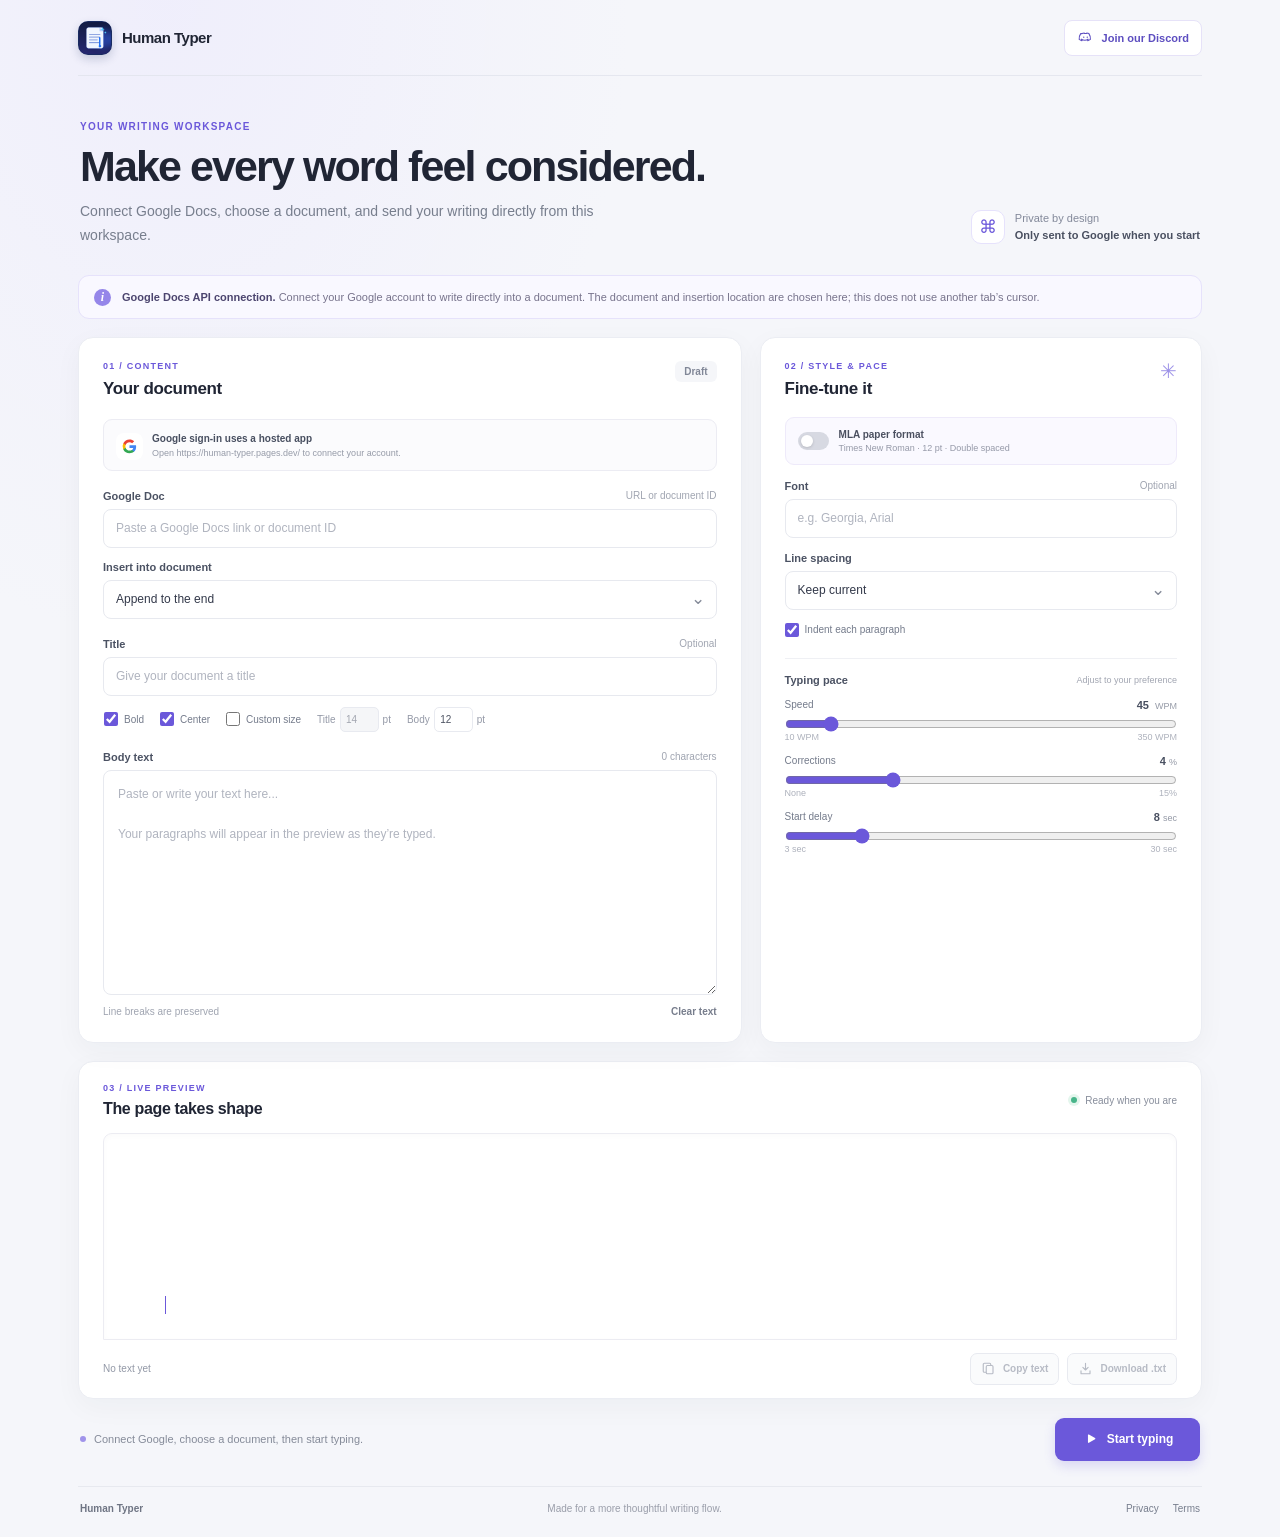
<file: index.html>
<!doctype html>
<html lang="en">
  <head>
    <meta charset="utf-8">
    <meta name="viewport" content="width=device-width, initial-scale=1">
    <meta name="theme-color" content="#f5f6fa">
    <meta name="description" content="Connect Google Docs and insert your writing directly into the document from a browser-based workspace.">
    <title>Human Typer — Writing workspace</title>
    <link rel="icon" type="image/png" href="HumanTyperIcon.png">
    <link rel="stylesheet" href="styles.css">
    <script src="https://accounts.google.com/gsi/client" async defer></script>
    <script src="app.js" defer></script>
  </head>
  <body>
    <div class="app-shell">
      <header class="topbar">
        <a class="brand" href="./" aria-label="Human Typer home">
          <span class="brand-mark" aria-hidden="true">
            <img src="HumanTyperIcon.png" alt="">
          </span>
          <span>Human Typer</span>
        </a>
        <a class="discord-link" href="https://discord.gg/YP2UZNAf6" target="_blank" rel="noopener noreferrer">
          <svg viewBox="0 0 24 24" fill="none" aria-hidden="true"><path d="M7.2 6.5a14.2 14.2 0 0 1 3-.9l.4.8a13 13 0 0 1 2.8 0l.4-.8a14.2 14.2 0 0 1 3 .9c1.9 2.8 2.4 5.5 2.1 8.2a12 12 0 0 1-3.7 1.9l-.8-1.3c.5-.2 1-.5 1.4-.8a10 10 0 0 1-9.6 0c.5.3.9.6 1.4.8l-.8 1.3a12 12 0 0 1-3.7-1.9c-.3-2.7.2-5.4 2.1-8.2Z" stroke="currentColor" stroke-width="1.5" stroke-linejoin="round"/><circle cx="9.5" cy="11.5" r="1" fill="currentColor"/><circle cx="14.5" cy="11.5" r="1" fill="currentColor"/></svg>
          <span>Join our Discord</span>
        </a>
      </header>

      <main>
        <section class="intro">
          <div>
            <p class="eyebrow">YOUR WRITING WORKSPACE</p>
            <h1>Make every word<br class="mobile-break"> feel considered.</h1>
            <p class="intro-copy">Connect Google Docs, choose a document, and send your writing directly from this workspace.</p>
          </div>
          <div class="shortcut-note">
            <span class="shortcut-icon" aria-hidden="true">⌘</span>
            <span>Private by design<br><strong>Only sent to Google when you start</strong></span>
          </div>
        </section>

        <section class="notice" aria-label="Google Docs connection">
          <span class="notice-icon" aria-hidden="true">i</span>
          <p><strong>Google Docs API connection.</strong> Connect your Google account to write directly into a document. The document and insertion location are chosen here; this does not use another tab’s cursor.</p>
        </section>

        <div class="workspace">
          <section class="card compose-card" aria-labelledby="compose-heading">
            <div class="card-heading">
              <div>
                <p class="section-kicker">01 / CONTENT</p>
                <h2 id="compose-heading">Your document</h2>
              </div>
              <span class="soft-tag">Draft</span>
            </div>

            <div class="google-connection">
              <div class="connection-header">
                <span class="connection-icon" aria-hidden="true">
                  <svg viewBox="0 0 24 24"><path fill="#4285F4" d="M21.35 12.22c0-.72-.06-1.42-.18-2.09H12v3.96h5.24a4.49 4.49 0 0 1-1.94 2.95v2.42h3.14c1.84-1.7 2.91-4.2 2.91-7.24Z"/><path fill="#34A853" d="M12 21.6c2.64 0 4.86-.88 6.48-2.37l-3.14-2.42c-.87.58-1.98.93-3.34.93-2.56 0-4.73-1.73-5.51-4.05H3.25v2.5A9.79 9.79 0 0 0 12 21.6Z"/><path fill="#FBBC05" d="M6.49 13.69a5.9 5.9 0 0 1 0-3.77v-2.5H3.25a9.78 9.78 0 0 0 0 8.77l3.24-2.5Z"/><path fill="#EA4335" d="M12 5.86c1.44 0 2.74.5 3.76 1.48l2.82-2.82C16.85 2.93 14.64 2 12 2a9.79 9.79 0 0 0-8.75 5.42l3.24 2.5C7.27 7.59 9.44 5.86 12 5.86Z"/></svg>
                </span>
                <div class="connection-copy">
                  <strong id="google-account-status">Connect Google Docs</strong>
                  <small id="google-account-detail">Authorize access to the document you choose.</small>
                </div>
                <button id="google-connect-button" class="connect-button" type="button">Connect Google</button>
              </div>
            </div>

            <label class="field-label" for="document-input">Google Doc <span>URL or document ID</span></label>
            <input id="document-input" class="text-input" type="text" placeholder="Paste a Google Docs link or document ID" autocomplete="url">
            <label class="field-label insertion-label" for="insert-mode">Insert into document</label>
            <div class="select-wrap">
              <select id="insert-mode" class="text-input">
                <option value="append">Append to the end</option>
                <option value="replace">Replace all document content</option>
              </select>
              <span aria-hidden="true">⌄</span>
            </div>
            <p id="document-warning" class="document-warning" hidden>Replacing deletes the existing document body before inserting your text.</p>

            <label class="field-label" for="title-input">Title <span>Optional</span></label>
            <input id="title-input" class="text-input" type="text" maxlength="240" placeholder="Give your document a title">

            <div class="title-options">
              <label class="check-option"><input id="title-bold" type="checkbox" checked><span>Bold</span></label>
              <label class="check-option"><input id="title-center" type="checkbox" checked><span>Center</span></label>
              <label class="check-option"><input id="title-custom-size" type="checkbox"><span>Custom size</span></label>
              <label class="inline-size" for="title-size">Title <input id="title-size" type="number" min="1" max="400" value="14" disabled> pt</label>
              <label class="inline-size" for="body-size">Body <input id="body-size" type="number" min="1" max="400" value="12"> pt</label>
            </div>

            <label class="field-label body-label" for="body-input">Body text <span id="character-count">0 characters</span></label>
            <textarea id="body-input" class="body-input" placeholder="Paste or write your text here...&#10;&#10;Your paragraphs will appear in the preview as they’re typed." spellcheck="true"></textarea>
            <div class="input-footer">
              <span>Line breaks are preserved</span>
              <button id="clear-button" class="text-button" type="button">Clear text</button>
            </div>
          </section>

          <aside class="card settings-card" aria-labelledby="settings-heading">
            <div class="card-heading">
              <div>
                <p class="section-kicker">02 / STYLE & PACE</p>
                <h2 id="settings-heading">Fine-tune it</h2>
              </div>
              <span class="settings-glyph" aria-hidden="true">✳</span>
            </div>

            <label class="mla-option">
              <input id="mla-format" type="checkbox">
              <span class="switch" aria-hidden="true"></span>
              <span class="mla-copy"><strong>MLA paper format</strong><small>Times New Roman · 12 pt · Double spaced</small></span>
            </label>

            <div class="settings-fields">
              <label class="field-label" for="font-input">Font <span>Optional</span></label>
              <input id="font-input" class="text-input" type="text" maxlength="80" placeholder="e.g. Georgia, Arial">

              <label class="field-label spacing-label" for="line-spacing">Line spacing</label>
              <div class="select-wrap">
                <select id="line-spacing" class="text-input">
                  <option value="1.2">Keep current</option>
                  <option value="1">Single</option>
                  <option value="1.5">1.5 lines</option>
                  <option value="2">Double</option>
                  <option value="custom">Custom</option>
                </select>
                <span aria-hidden="true">⌄</span>
              </div>
              <label id="custom-spacing-wrap" class="field-label custom-spacing" for="custom-spacing" hidden>Custom spacing <span>0.5–5 lines</span></label>
              <input id="custom-spacing" class="text-input" type="number" min="0.5" max="5" step="0.05" value="1.25" hidden>

              <label class="check-option indent-option">
                <input id="indent-paragraphs" type="checkbox" checked>
                <span>Indent each paragraph</span>
              </label>
            </div>

            <div class="setting-divider"></div>
            <div class="pace-heading">
              <span class="field-label">Typing pace</span>
              <span class="pace-note">Adjust to your preference</span>
            </div>

            <div class="range-setting">
              <label for="speed-range"><span>Speed</span><strong><output id="speed-value" for="speed-range">45</output> <small>WPM</small></strong></label>
              <input id="speed-range" type="range" min="10" max="350" value="45">
              <div class="range-limits"><span>10 WPM</span><span>350 WPM</span></div>
            </div>
            <div class="range-setting">
              <label for="mistakes-range"><span>Corrections</span><strong><output id="mistakes-value" for="mistakes-range">4</output><small>%</small></strong></label>
              <input id="mistakes-range" type="range" min="0" max="15" value="4">
              <div class="range-limits"><span>None</span><span>15%</span></div>
            </div>
            <div class="range-setting last-range">
              <label for="delay-range"><span>Start delay</span><strong><output id="delay-value" for="delay-range">8</output><small>sec</small></strong></label>
              <input id="delay-range" type="range" min="3" max="30" value="8">
              <div class="range-limits"><span>3 sec</span><span>30 sec</span></div>
            </div>
          </aside>
        </div>

        <section class="card preview-card" aria-labelledby="preview-heading">
          <div class="preview-heading-row">
            <div class="card-heading">
              <div>
                <p class="section-kicker">03 / LIVE PREVIEW</p>
                <h2 id="preview-heading">The page takes shape</h2>
              </div>
            </div>
            <span id="preview-state" class="preview-state"><span></span> Ready when you are</span>
          </div>
          <div class="preview-paper">
            <div id="preview-title" class="preview-title" hidden></div>
            <div id="preview-body" class="preview-body"><span class="preview-placeholder">Your document will appear here. Add some text to get started.</span></div>
            <span id="typing-caret" class="typing-caret" hidden aria-hidden="true"></span>
          </div>
          <div class="preview-footer">
            <span id="progress-label">No text yet</span>
            <div class="preview-actions">
              <button id="copy-button" class="secondary-button" type="button" disabled>
                <svg viewBox="0 0 20 20" fill="none" aria-hidden="true"><rect x="7" y="6" width="9" height="11" rx="1.5" stroke="currentColor" stroke-width="1.5"/><path d="M13 6V4.5A1.5 1.5 0 0 0 11.5 3h-7A1.5 1.5 0 0 0 3 4.5v9A1.5 1.5 0 0 0 4.5 15H7" stroke="currentColor" stroke-width="1.5"/></svg>
                Copy text
              </button>
              <button id="download-button" class="secondary-button" type="button" disabled>
                <svg viewBox="0 0 20 20" fill="none" aria-hidden="true"><path d="M10 3v9m0 0 3.5-3.5M10 12 6.5 8.5M4 13v3.5A.5.5 0 0 0 4.5 17h11a.5.5 0 0 0 .5-.5V13" stroke="currentColor" stroke-width="1.5" stroke-linecap="round" stroke-linejoin="round"/></svg>
                Download .txt
              </button>
            </div>
          </div>
        </section>

        <div class="action-row">
          <p id="action-hint"><span class="hint-dot" aria-hidden="true"></span> Connect Google, choose a document, then start typing.</p>
          <div class="action-buttons">
            <button id="stop-button" class="stop-button" type="button" disabled>Stop</button>
            <button id="start-button" class="start-button" type="button">
              <svg viewBox="0 0 20 20" fill="none" aria-hidden="true"><path d="M7 4.75a.75.75 0 0 1 1.13-.65l7.2 4.25a.75.75 0 0 1 0 1.3l-7.2 4.25A.75.75 0 0 1 7 13.25v-8.5Z" fill="currentColor"/></svg>
              Start typing
            </button>
          </div>
        </div>
      </main>

      <footer class="footer">
        <span>Human Typer</span>
        <span>Made for a more thoughtful writing flow.</span>
        <nav class="footer-links" aria-label="Legal">
          <a href="privacy.html">Privacy</a>
          <a href="terms.html">Terms</a>
        </nav>
      </footer>
      <div id="toast" class="toast" role="status" aria-live="polite"></div>
      <div id="screen-reader-status" class="sr-only" role="status" aria-live="polite"></div>
    </div>
  </body>
</html>
</file>
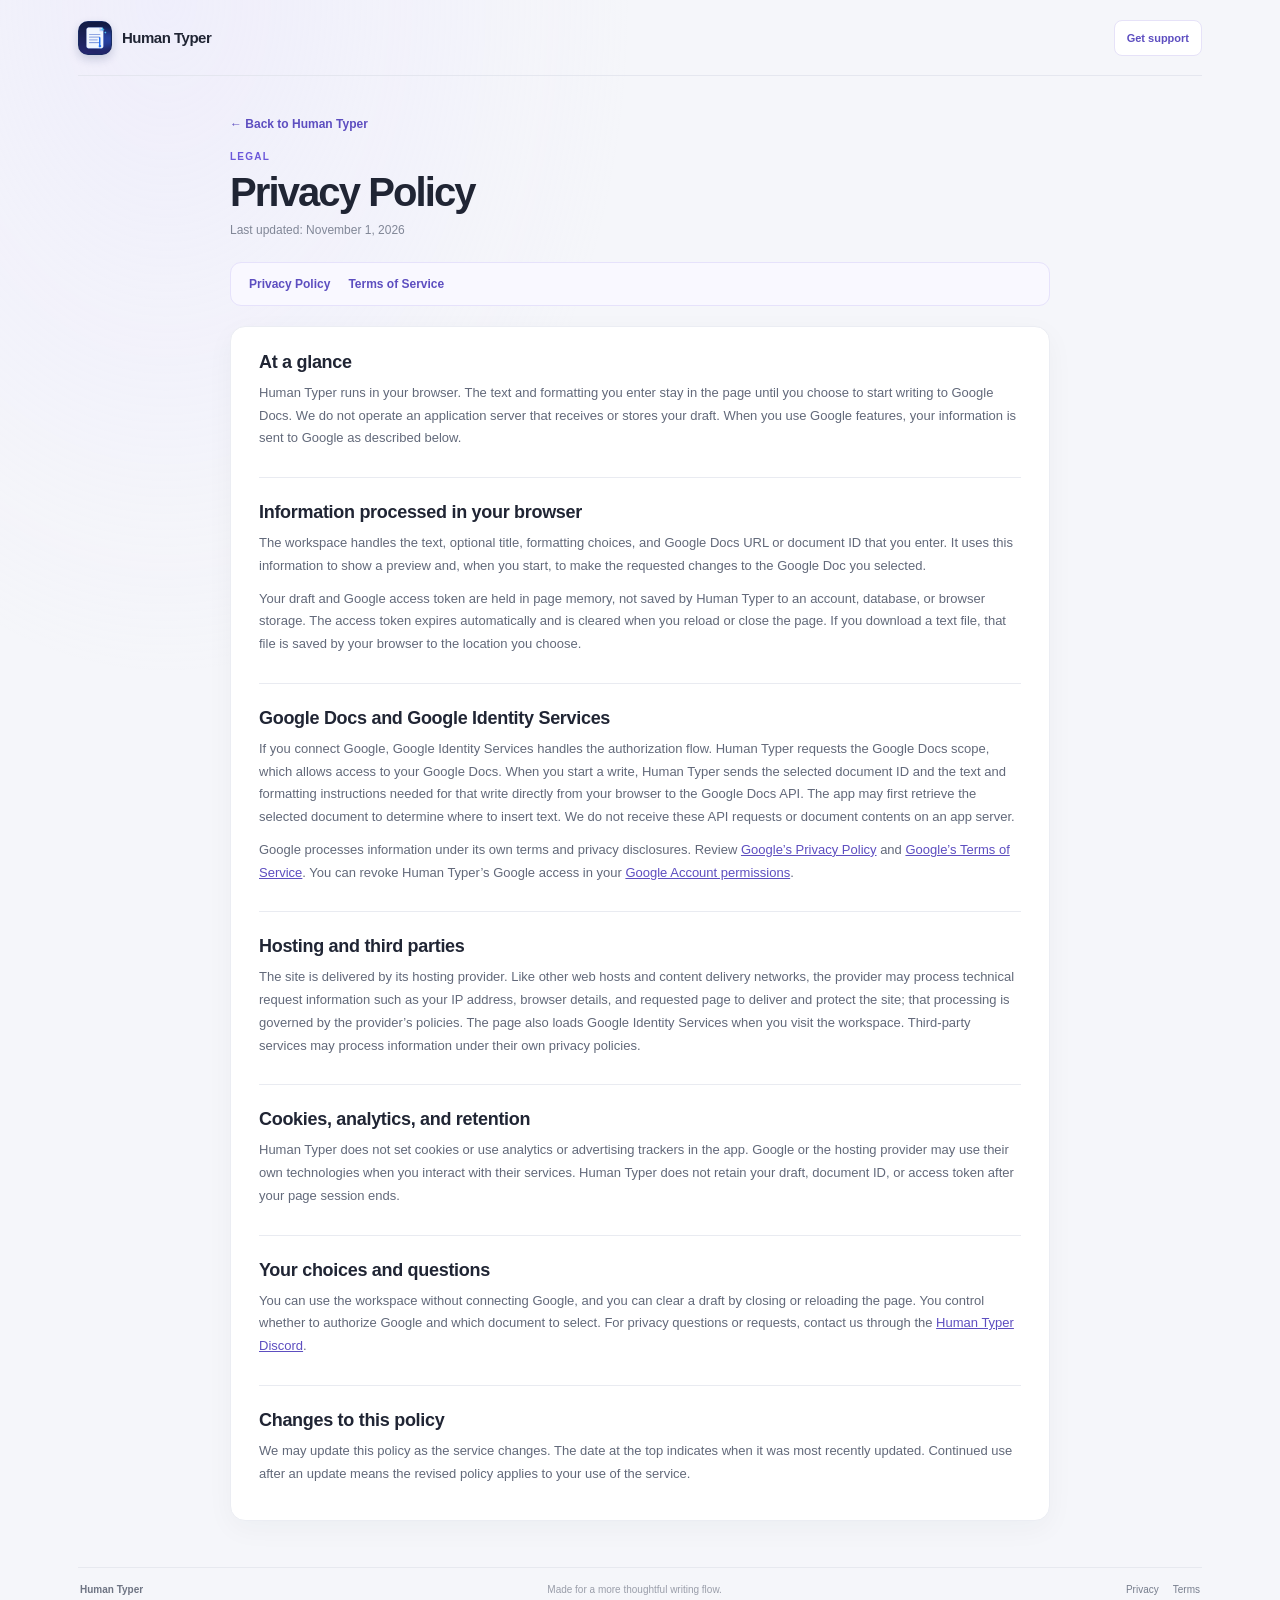
<file: privacy.html>
<!doctype html>
<html lang="en">
  <head>
    <meta charset="utf-8">
    <meta name="viewport" content="width=device-width, initial-scale=1">
    <meta name="theme-color" content="#f5f6fa">
    <meta name="description" content="Learn how Human Typer handles information when you use the writing workspace and connect Google Docs.">
    <title>Privacy Policy — Human Typer</title>
    <link rel="icon" type="image/png" href="HumanTyperIcon.png">
    <link rel="stylesheet" href="styles.css">
  </head>
  <body>
    <div class="app-shell">
      <header class="topbar">
        <a class="brand" href="./" aria-label="Human Typer home">
          <span class="brand-mark" aria-hidden="true"><img src="HumanTyperIcon.png" alt=""></span>
          <span>Human Typer</span>
        </a>
        <a class="discord-link" href="https://discord.gg/YP2UZNAf6" target="_blank" rel="noopener noreferrer">Get support</a>
      </header>

      <main class="legal-main">
        <a class="legal-back" href="./">← Back to Human Typer</a>
        <p class="legal-kicker">LEGAL</p>
        <h1>Privacy Policy</h1>
        <p class="legal-updated">Last updated: November 1, 2026</p>

        <nav class="legal-nav" aria-label="Legal pages">
          <a href="privacy.html" aria-current="page">Privacy Policy</a>
          <a href="terms.html">Terms of Service</a>
        </nav>

        <article class="legal-content">
          <section>
            <h2>At a glance</h2>
            <p>Human Typer runs in your browser. The text and formatting you enter stay in the page until you choose to start writing to Google Docs. We do not operate an application server that receives or stores your draft. When you use Google features, your information is sent to Google as described below.</p>
          </section>

          <section>
            <h2>Information processed in your browser</h2>
            <p>The workspace handles the text, optional title, formatting choices, and Google Docs URL or document ID that you enter. It uses this information to show a preview and, when you start, to make the requested changes to the Google Doc you selected.</p>
            <p>Your draft and Google access token are held in page memory, not saved by Human Typer to an account, database, or browser storage. The access token expires automatically and is cleared when you reload or close the page. If you download a text file, that file is saved by your browser to the location you choose.</p>
          </section>

          <section>
            <h2>Google Docs and Google Identity Services</h2>
            <p>If you connect Google, Google Identity Services handles the authorization flow. Human Typer requests the Google Docs scope, which allows access to your Google Docs. When you start a write, Human Typer sends the selected document ID and the text and formatting instructions needed for that write directly from your browser to the Google Docs API. The app may first retrieve the selected document to determine where to insert text. We do not receive these API requests or document contents on an app server.</p>
            <p>Google processes information under its own terms and privacy disclosures. Review <a href="https://policies.google.com/privacy" target="_blank" rel="noopener noreferrer">Google’s Privacy Policy</a> and <a href="https://policies.google.com/terms" target="_blank" rel="noopener noreferrer">Google’s Terms of Service</a>. You can revoke Human Typer’s Google access in your <a href="https://myaccount.google.com/permissions" target="_blank" rel="noopener noreferrer">Google Account permissions</a>.</p>
          </section>

          <section>
            <h2>Hosting and third parties</h2>
            <p>The site is delivered by its hosting provider. Like other web hosts and content delivery networks, the provider may process technical request information such as your IP address, browser details, and requested page to deliver and protect the site; that processing is governed by the provider’s policies. The page also loads Google Identity Services when you visit the workspace. Third-party services may process information under their own privacy policies.</p>
          </section>

          <section>
            <h2>Cookies, analytics, and retention</h2>
            <p>Human Typer does not set cookies or use analytics or advertising trackers in the app. Google or the hosting provider may use their own technologies when you interact with their services. Human Typer does not retain your draft, document ID, or access token after your page session ends.</p>
          </section>

          <section>
            <h2>Your choices and questions</h2>
            <p>You can use the workspace without connecting Google, and you can clear a draft by closing or reloading the page. You control whether to authorize Google and which document to select. For privacy questions or requests, contact us through the <a href="https://discord.gg/YP2UZNAf6" target="_blank" rel="noopener noreferrer">Human Typer Discord</a>.</p>
          </section>

          <section>
            <h2>Changes to this policy</h2>
            <p>We may update this policy as the service changes. The date at the top indicates when it was most recently updated. Continued use after an update means the revised policy applies to your use of the service.</p>
          </section>
        </article>
      </main>

      <footer class="footer">
        <span>Human Typer</span>
        <span>Made for a more thoughtful writing flow.</span>
        <nav class="footer-links" aria-label="Legal">
          <a href="privacy.html" aria-current="page">Privacy</a>
          <a href="terms.html">Terms</a>
        </nav>
      </footer>
    </div>
  </body>
</html>
</file>
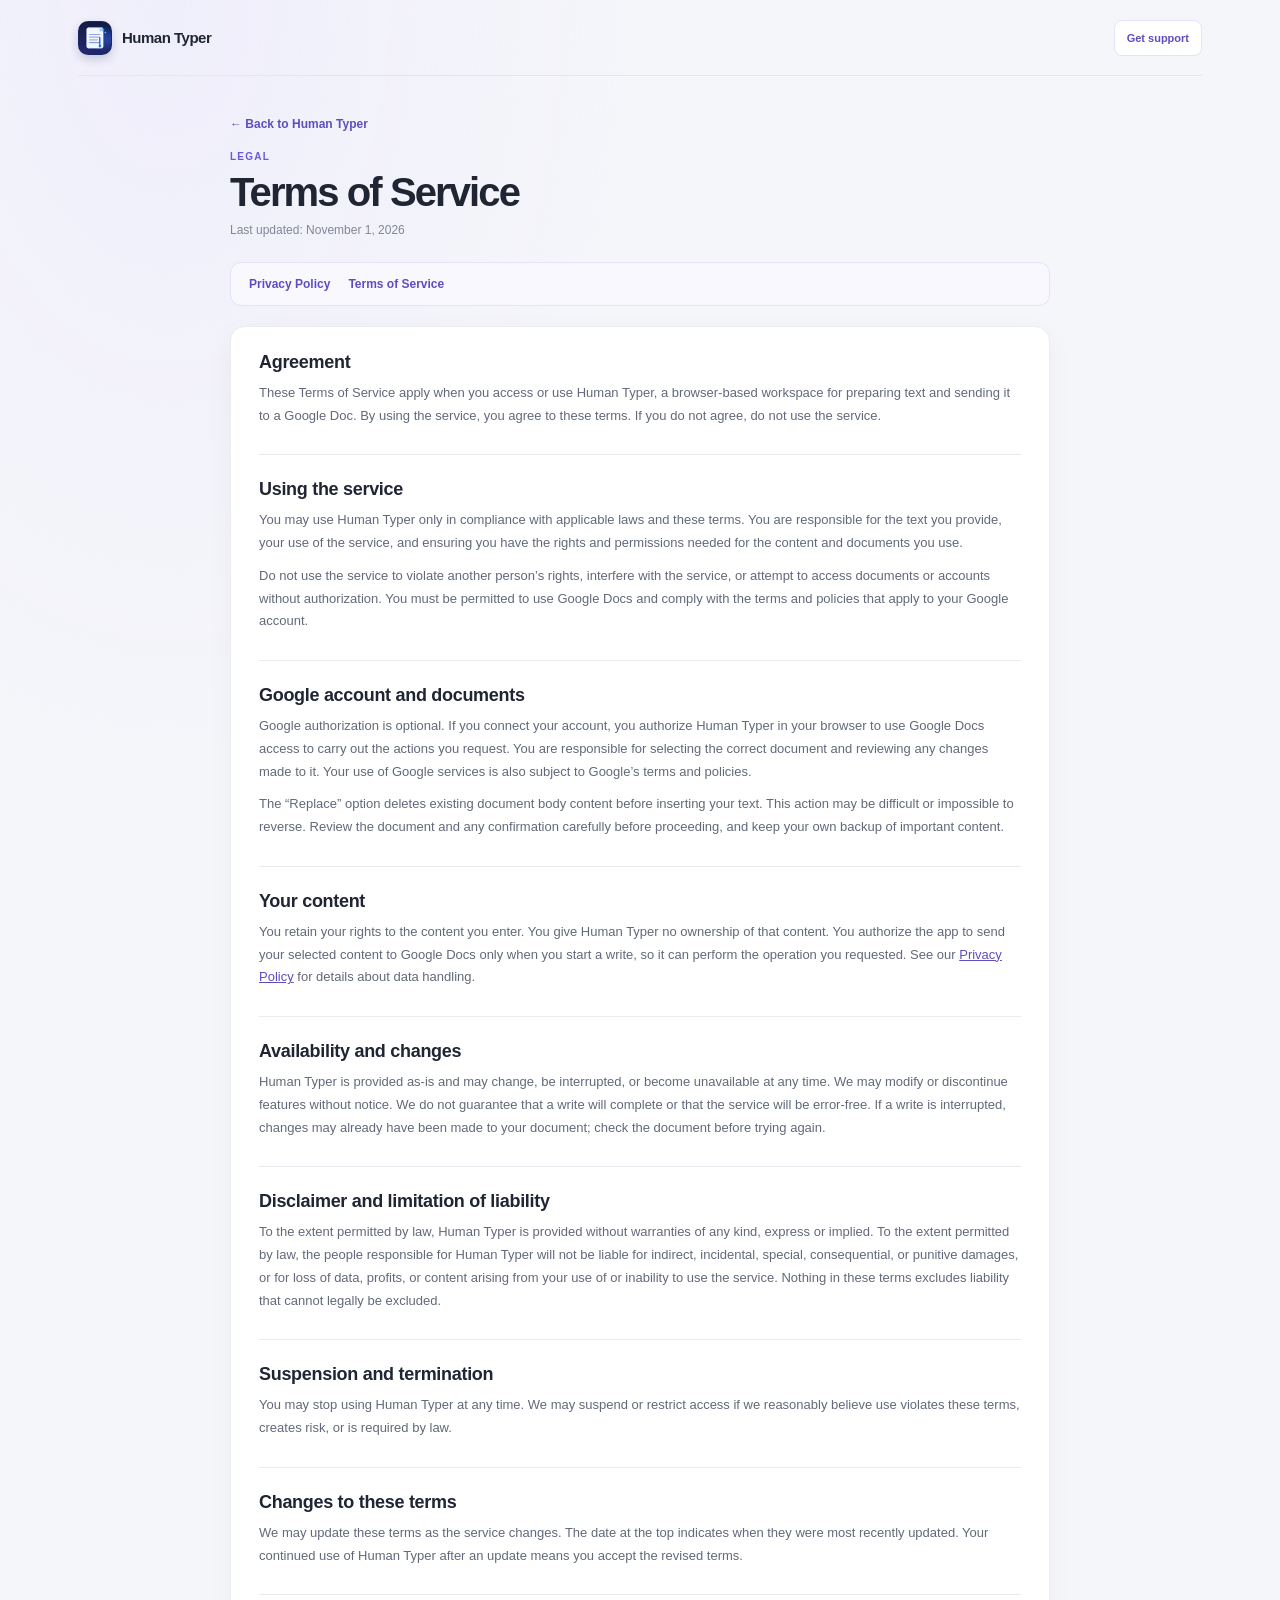
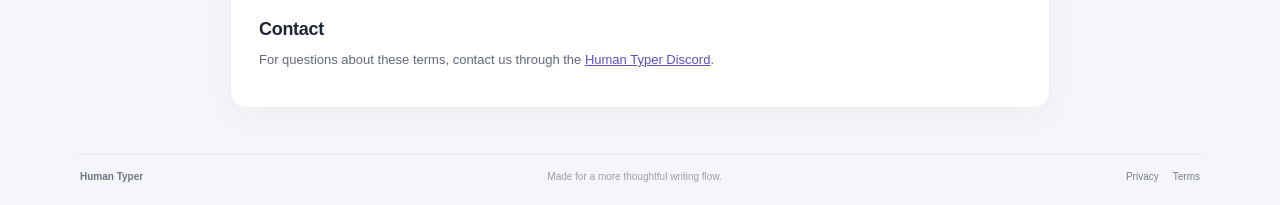
<file: terms.html>
<!doctype html>
<html lang="en">
  <head>
    <meta charset="utf-8">
    <meta name="viewport" content="width=device-width, initial-scale=1">
    <meta name="theme-color" content="#f5f6fa">
    <meta name="description" content="Read the terms that apply when you use Human Typer and its Google Docs writing features.">
    <title>Terms of Service — Human Typer</title>
    <link rel="icon" type="image/png" href="HumanTyperIcon.png">
    <link rel="stylesheet" href="styles.css">
  </head>
  <body>
    <div class="app-shell">
      <header class="topbar">
        <a class="brand" href="./" aria-label="Human Typer home">
          <span class="brand-mark" aria-hidden="true"><img src="HumanTyperIcon.png" alt=""></span>
          <span>Human Typer</span>
        </a>
        <a class="discord-link" href="https://discord.gg/YP2UZNAf6" target="_blank" rel="noopener noreferrer">Get support</a>
      </header>

      <main class="legal-main">
        <a class="legal-back" href="./">← Back to Human Typer</a>
        <p class="legal-kicker">LEGAL</p>
        <h1>Terms of Service</h1>
        <p class="legal-updated">Last updated: November 1, 2026</p>

        <nav class="legal-nav" aria-label="Legal pages">
          <a href="privacy.html">Privacy Policy</a>
          <a href="terms.html" aria-current="page">Terms of Service</a>
        </nav>

        <article class="legal-content">
          <section>
            <h2>Agreement</h2>
            <p>These Terms of Service apply when you access or use Human Typer, a browser-based workspace for preparing text and sending it to a Google Doc. By using the service, you agree to these terms. If you do not agree, do not use the service.</p>
          </section>

          <section>
            <h2>Using the service</h2>
            <p>You may use Human Typer only in compliance with applicable laws and these terms. You are responsible for the text you provide, your use of the service, and ensuring you have the rights and permissions needed for the content and documents you use.</p>
            <p>Do not use the service to violate another person’s rights, interfere with the service, or attempt to access documents or accounts without authorization. You must be permitted to use Google Docs and comply with the terms and policies that apply to your Google account.</p>
          </section>

          <section>
            <h2>Google account and documents</h2>
            <p>Google authorization is optional. If you connect your account, you authorize Human Typer in your browser to use Google Docs access to carry out the actions you request. You are responsible for selecting the correct document and reviewing any changes made to it. Your use of Google services is also subject to Google’s terms and policies.</p>
            <p>The “Replace” option deletes existing document body content before inserting your text. This action may be difficult or impossible to reverse. Review the document and any confirmation carefully before proceeding, and keep your own backup of important content.</p>
          </section>

          <section>
            <h2>Your content</h2>
            <p>You retain your rights to the content you enter. You give Human Typer no ownership of that content. You authorize the app to send your selected content to Google Docs only when you start a write, so it can perform the operation you requested. See our <a href="privacy.html">Privacy Policy</a> for details about data handling.</p>
          </section>

          <section>
            <h2>Availability and changes</h2>
            <p>Human Typer is provided as-is and may change, be interrupted, or become unavailable at any time. We may modify or discontinue features without notice. We do not guarantee that a write will complete or that the service will be error-free. If a write is interrupted, changes may already have been made to your document; check the document before trying again.</p>
          </section>

          <section>
            <h2>Disclaimer and limitation of liability</h2>
            <p>To the extent permitted by law, Human Typer is provided without warranties of any kind, express or implied. To the extent permitted by law, the people responsible for Human Typer will not be liable for indirect, incidental, special, consequential, or punitive damages, or for loss of data, profits, or content arising from your use of or inability to use the service. Nothing in these terms excludes liability that cannot legally be excluded.</p>
          </section>

          <section>
            <h2>Suspension and termination</h2>
            <p>You may stop using Human Typer at any time. We may suspend or restrict access if we reasonably believe use violates these terms, creates risk, or is required by law.</p>
          </section>

          <section>
            <h2>Changes to these terms</h2>
            <p>We may update these terms as the service changes. The date at the top indicates when they were most recently updated. Your continued use of Human Typer after an update means you accept the revised terms.</p>
          </section>

          <section>
            <h2>Contact</h2>
            <p>For questions about these terms, contact us through the <a href="https://discord.gg/YP2UZNAf6" target="_blank" rel="noopener noreferrer">Human Typer Discord</a>.</p>
          </section>
        </article>
      </main>

      <footer class="footer">
        <span>Human Typer</span>
        <span>Made for a more thoughtful writing flow.</span>
        <nav class="footer-links" aria-label="Legal">
          <a href="privacy.html">Privacy</a>
          <a href="terms.html" aria-current="page">Terms</a>
        </nav>
      </footer>
    </div>
  </body>
</html>
</file>
<file: styles.css>
:root {
  color-scheme: light;
  font-family: "DM Sans", -apple-system, BlinkMacSystemFont, "Segoe UI", sans-serif;
  color: #202534;
  background: #f5f6fa;
  font-synthesis: none;
  text-rendering: optimizeLegibility;
  --ink: #202534;
  --muted: #818797;
  --line: #e9ebf1;
  --purple: #6b58da;
  --purple-dark: #5846c3;
  --purple-light: #f1efff;
  --surface: #fff;
  --shadow: 0 8px 28px rgb(34 39 61 / 4%);
}

* { box-sizing: border-box; }

body {
  min-width: 320px;
  margin: 0;
  background:
    radial-gradient(ellipse at 13% 0%, rgb(227 222 255 / 32%), transparent 29rem),
    #f5f6fa;
}

button, input, textarea, select { font: inherit; }
button { cursor: pointer; }
button:disabled { cursor: not-allowed; }

.app-shell { max-width: 1200px; margin: 0 auto; padding: 0 38px; }
.topbar { height: 76px; display: flex; align-items: center; justify-content: space-between; border-bottom: 1px solid rgb(226 228 237 / 80%); }
.brand { display: inline-flex; gap: 10px; align-items: center; color: var(--ink); text-decoration: none; font-family: Manrope, sans-serif; font-size: 15px; font-weight: 800; letter-spacing: -.5px; }
.brand-mark { width: 34px; height: 34px; display: grid; place-items: center; overflow: hidden; border-radius: 10px; background: #192b61; box-shadow: 0 4px 10px rgb(25 43 97 / 20%); }
.brand-mark img { display: block; width: 100%; height: 100%; object-fit: cover; }
.discord-link { display: inline-flex; min-height: 36px; align-items: center; justify-content: center; gap: 8px; padding: 0 12px; border: 1px solid #e6e2f8; border-radius: 8px; color: #5d4ec0; background: #fff; font-size: 11px; font-weight: 700; text-decoration: none; transition: background .15s, border-color .15s; }
.discord-link svg { width: 17px; height: 17px; }
.discord-link:hover { border-color: #c9c1ef; background: #f7f5ff; }
.local-badge { display: inline-flex; align-items: center; gap: 8px; color: #72798b; font-size: 12px; font-weight: 500; }
.local-badge > span, .preview-state > span { width: 7px; height: 7px; border-radius: 50%; background: #48b58a; box-shadow: 0 0 0 3px #e4f6ed; }

.intro { padding: 44px 2px 27px; display: flex; align-items: flex-end; justify-content: space-between; gap: 24px; }
.eyebrow, .section-kicker { margin: 0 0 9px; color: var(--purple); font-size: 10px; line-height: 1.3; font-weight: 700; letter-spacing: 1.25px; }
h1, h2, p { margin-top: 0; }
h1 { margin-bottom: 10px; font-family: Manrope, sans-serif; font-size: clamp(32px, 4vw, 43px); letter-spacing: -1.9px; line-height: 1.12; font-weight: 700; }
.intro-copy { max-width: 560px; margin-bottom: 0; color: #777e8d; font-size: 14px; line-height: 1.7; }
.shortcut-note { display: flex; align-items: center; gap: 10px; margin-bottom: 3px; color: #83899a; font-size: 11px; line-height: 1.6; white-space: nowrap; }
.shortcut-note strong { color: #4a5061; font-weight: 600; }
.shortcut-icon { width: 34px; height: 34px; display: grid; place-items: center; border: 1px solid #e6e2fc; border-radius: 10px; color: var(--purple); background: #fff; font-size: 18px; }
.mobile-break { display: none; }

.notice { display: flex; align-items: flex-start; gap: 11px; padding: 12px 15px; border: 1px solid #e6e2fb; border-radius: 11px; background: #f9f8ff; }
.notice-icon { flex: 0 0 17px; width: 17px; height: 17px; display: grid; place-items: center; margin-top: 1px; border-radius: 50%; color: #fff; background: #9586e9; font-family: Georgia, serif; font-size: 12px; font-style: italic; font-weight: 700; }
.notice p { margin: 0; color: #77738c; font-size: 11px; line-height: 1.65; }
.notice strong { color: #4c456f; font-weight: 700; }

.workspace { display: grid; grid-template-columns: minmax(0, 1.35fr) minmax(310px, .9fr); gap: 18px; margin-top: 18px; align-items: stretch; }
.card { border: 1px solid #ebedf3; border-radius: 15px; background: var(--surface); box-shadow: var(--shadow); }
.compose-card, .settings-card { padding: 23px 24px; }
.card-heading { display: flex; align-items: flex-start; justify-content: space-between; gap: 12px; }
.card-heading h2 { margin: 0; font-family: Manrope, sans-serif; font-size: 17px; font-weight: 700; letter-spacing: -.35px; }
.card-heading .section-kicker { margin-bottom: 6px; font-size: 9px; }
.soft-tag { padding: 5px 9px; border-radius: 6px; color: #818797; background: #f5f6f9; font-size: 10px; font-weight: 600; }
.settings-glyph { color: #9c91e7; font-size: 20px; line-height: 1; }

.field-label { display: flex; justify-content: space-between; gap: 10px; margin: 19px 0 7px; color: #4b5263; font-size: 11px; font-weight: 600; }
.field-label > span { color: #a0a5b1; font-size: 10px; font-weight: 400; }
.text-input { width: 100%; height: 39px; padding: 0 12px; border: 1px solid #e7e9ef; border-radius: 8px; outline: none; color: #33394a; background: #fff; font-size: 12px; transition: border-color .15s, box-shadow .15s; }
.text-input::placeholder, textarea::placeholder { color: #b0b4bf; }
.text-input:focus, .body-input:focus { border-color: #9a8ee9; box-shadow: 0 0 0 3px rgb(107 88 218 / 10%); }
.text-input:disabled { color: #a3a7b2; background: #f6f7f9; }
.google-connection { margin-top: 20px; padding: 13px 12px 10px; border: 1px solid #ececf3; border-radius: 9px; background: #fbfbfd; }
.connection-header { display: flex; align-items: center; gap: 9px; }
.connection-icon { flex: 0 0 27px; width: 27px; height: 27px; display: grid; place-items: center; border-radius: 8px; background: white; }
.connection-icon svg { width: 17px; height: 17px; }
.connection-copy { min-width: 0; flex: 1; display: grid; gap: 3px; }
.connection-copy strong { color: #484f60; font-size: 10px; font-weight: 700; }
.connection-copy small { color: #969ba8; font-size: 9px; line-height: 1.4; }
.connect-button { flex: 0 0 auto; min-height: 31px; padding: 0 10px; border: 1px solid #e6e2f8; border-radius: 7px; color: #5d4ec0; background: #fff; font-size: 10px; font-weight: 700; }
.connect-button[hidden] { display: none; }
.connect-button[href] { display: inline-flex; align-items: center; text-decoration: none; }
.connect-button:hover { border-color: #c9c1ef; background: #f7f5ff; }
.connect-button:disabled { opacity: .6; cursor: wait; }
.client-config { margin-top: 11px; padding-top: 9px; border-top: 1px solid #eff0f4; }
.client-config summary { color: #777d8c; font-size: 9px; font-weight: 600; cursor: pointer; }
.client-config > p { margin: 8px 0; color: #969ba8; font-size: 9px; line-height: 1.55; }
.client-config .field-label { margin-top: 9px; }
.insertion-label { margin-top: 13px; }
.document-warning { margin: 7px 0 0; color: #a6574e; font-size: 10px; line-height: 1.5; }
.document-warning[hidden] { display: none; }
.title-options { display: flex; flex-wrap: wrap; align-items: center; gap: 11px 16px; padding: 11px 1px 3px; }
.check-option { display: inline-flex; align-items: center; gap: 6px; color: #747b8b; font-size: 10px; white-space: nowrap; cursor: pointer; }
.check-option input, .mla-option > input { width: 14px; height: 14px; margin: 0; accent-color: var(--purple); cursor: pointer; }
.inline-size { display: inline-flex; align-items: center; gap: 4px; color: #9499a7; font-size: 10px; white-space: nowrap; }
.inline-size input { width: 39px; height: 25px; padding: 0 4px; border: 1px solid #e8eaf0; border-radius: 5px; color: #4d5362; background: #fff; font-size: 10px; text-align: center; }
.inline-size input:disabled { color: #a2a6b0; background: #f5f6f8; }
.body-label { margin-top: 16px; }
.body-input { display: block; width: 100%; min-height: 225px; padding: 13px 14px; resize: vertical; border: 1px solid #e7e9ef; border-radius: 8px; outline: none; color: #414858; background: #fff; font-size: 12px; line-height: 1.7; transition: border-color .15s, box-shadow .15s; }
.input-footer { display: flex; align-items: center; justify-content: space-between; padding-top: 9px; color: #a0a5b1; font-size: 10px; }
.text-button { padding: 2px 0; border: 0; color: #777d8c; background: transparent; font-size: 10px; font-weight: 600; }
.text-button:hover { color: var(--purple); }

.mla-option { display: flex; align-items: center; gap: 10px; margin: 18px 0 2px; padding: 11px 12px; border: 1px solid #eeeafa; border-radius: 9px; background: #faf9ff; cursor: pointer; }
.mla-option > input { position: absolute; width: 1px; height: 1px; opacity: 0; }
.switch { position: relative; flex: 0 0 31px; width: 31px; height: 18px; border-radius: 99px; background: #d7d9e2; transition: background .2s; }
.switch::after { position: absolute; top: 3px; left: 3px; width: 12px; height: 12px; border-radius: 50%; background: white; box-shadow: 0 1px 3px rgb(0 0 0 / 15%); content: ""; transition: transform .2s; }
.mla-option > input:checked + .switch { background: var(--purple); }
.mla-option > input:checked + .switch::after { transform: translateX(13px); }
.mla-option > input:focus-visible + .switch { outline: 3px solid rgb(107 88 218 / 22%); outline-offset: 2px; }
.mla-copy { display: grid; gap: 3px; }
.mla-copy strong { color: #4b5060; font-size: 10px; font-weight: 700; }
.mla-copy small { color: #9599a8; font-size: 9px; }
.settings-fields .field-label { margin-top: 15px; }
.settings-fields .spacing-label { margin-top: 14px; }
.select-wrap { position: relative; }
.select-wrap select { appearance: none; }
.select-wrap > span { position: absolute; top: 8px; right: 12px; color: #858b99; font-size: 17px; pointer-events: none; }
.custom-spacing[hidden], #custom-spacing[hidden] { display: none; }
.custom-spacing { margin-top: 11px !important; }
#custom-spacing { margin-top: -1px; }
.indent-option { margin-top: 13px; font-size: 10px; }
.setting-divider { height: 1px; margin: 17px 0 15px; background: #eff0f4; }
.pace-heading { display: flex; align-items: center; justify-content: space-between; }
.pace-heading .field-label { margin: 0; }
.pace-note { color: #a2a6b2; font-size: 9px; }
.range-setting { margin-top: 13px; }
.range-setting > label { display: flex; align-items: center; justify-content: space-between; color: #747b8b; font-size: 10px; }
.range-setting > label strong { color: #484f60; font-size: 11px; font-weight: 700; }
.range-setting > label small { margin-left: 3px; color: #9499a6; font-size: 9px; font-weight: 500; }
input[type="range"] { display: block; width: 100%; height: 14px; margin: 6px 0 1px; accent-color: var(--purple); cursor: pointer; }
.range-limits { display: flex; justify-content: space-between; color: #adb1bc; font-size: 9px; }
.last-range { margin-top: 13px; }

.preview-card { margin-top: 18px; padding: 21px 24px 0; overflow: hidden; }
.preview-heading-row { display: flex; align-items: center; justify-content: space-between; gap: 12px; padding-bottom: 15px; }
.preview-heading-row .card-heading h2 { font-size: 16px; }
.preview-state { display: inline-flex; align-items: center; gap: 8px; color: #878d9b; font-size: 10px; white-space: nowrap; }
.preview-state > span { width: 6px; height: 6px; box-shadow: 0 0 0 3px #e4f6ed; }
.preview-state[data-state="running"] > span { background: #e4a948; box-shadow: 0 0 0 3px #fcf1dc; }
.preview-state[data-state="stopped"] > span { background: #d27b79; box-shadow: 0 0 0 3px #fae9e9; }
.preview-paper { min-height: 190px; max-height: 460px; overflow: auto; padding: 24px clamp(20px, 5vw, 60px); border: 1px solid #ececf2; border-radius: 9px 9px 0 0; background: #fff; box-shadow: inset 0 2px 6px rgb(35 42 65 / 2%); }
.preview-title { margin-bottom: 1em; color: #303547; font-size: 14pt; line-height: 1.4; white-space: pre-wrap; }
.preview-body { min-height: 138px; color: #424858; font-family: Georgia, serif; font-size: 12pt; line-height: 1.2; white-space: pre-wrap; overflow-wrap: anywhere; tab-size: 4; }
.preview-placeholder { color: #b5b8c2; font-family: "DM Sans", sans-serif; font-size: 11px; }
.typing-caret { display: inline-block; width: 1px; height: 1.1em; margin-left: 1px; background: var(--purple); vertical-align: text-bottom; animation: blink .95s step-end infinite; }
@keyframes blink { 50% { opacity: 0; } }
.preview-footer { min-height: 58px; display: flex; align-items: center; justify-content: space-between; gap: 12px; color: #9298a6; font-size: 10px; }
.preview-actions { display: flex; gap: 8px; }
.secondary-button { display: inline-flex; align-items: center; gap: 7px; min-height: 32px; padding: 0 10px; border: 1px solid #e8eaf0; border-radius: 7px; color: #646b7a; background: white; font-size: 10px; font-weight: 600; transition: background .15s, border-color .15s; }
.secondary-button svg { width: 15px; height: 15px; }
.secondary-button:hover:not(:disabled) { border-color: #cec8f4; color: var(--purple); background: #faf9ff; }
.secondary-button:disabled { color: #b7bbc5; background: #fafbfc; }

.action-row { display: flex; align-items: center; justify-content: space-between; gap: 20px; padding: 19px 2px 25px; }
.action-row > p { display: flex; align-items: center; gap: 8px; margin: 0; color: #858b99; font-size: 11px; }
.hint-dot { width: 6px; height: 6px; border-radius: 50%; background: #a093ea; }
.action-buttons { display: flex; gap: 9px; }
.start-button, .stop-button { display: inline-flex; justify-content: center; align-items: center; gap: 8px; min-width: 145px; height: 43px; padding: 0 17px; border: 0; border-radius: 9px; font-size: 12px; font-weight: 700; transition: transform .15s, background .15s, box-shadow .15s; }
.start-button { color: #fff; background: var(--purple); box-shadow: 0 5px 12px rgb(107 88 218 / 20%); }
.start-button:hover:not(:disabled) { transform: translateY(-1px); background: var(--purple-dark); box-shadow: 0 7px 16px rgb(107 88 218 / 28%); }
.start-button:disabled { opacity: .58; }
.start-button svg { width: 17px; height: 17px; }
.stop-button { min-width: 78px; border: 1px solid #eadcdd; color: #a05055; background: #fff; }
.stop-button:hover:not(:disabled) { background: #fff5f5; }
.stop-button:disabled { display: none; }
.footer { display: flex; justify-content: space-between; padding: 16px 2px 23px; border-top: 1px solid #e7e9ef; color: #9a9eaa; font-size: 10px; }
.footer span:first-child { color: #6e7483; font-weight: 600; }
.footer-links { display: flex; gap: 14px; }
.footer-links a { color: #777e8d; text-decoration: none; }
.footer-links a:hover { color: var(--purple); text-decoration: underline; }
.legal-main { max-width: 820px; margin: 0 auto; padding: 38px 0 46px; }
.legal-kicker { margin-bottom: 8px; color: var(--purple); font-size: 10px; font-weight: 700; letter-spacing: 1.25px; }
.legal-main h1 { margin-bottom: 8px; font-size: clamp(32px, 4vw, 40px); }
.legal-updated { margin-bottom: 25px; color: var(--muted); font-size: 12px; }
.legal-nav { display: flex; flex-wrap: wrap; gap: 10px 18px; margin-bottom: 20px; padding: 14px 18px; border: 1px solid #e6e2fb; border-radius: 11px; background: #f9f8ff; }
.legal-nav a { color: #5d4ec0; font-size: 12px; font-weight: 600; text-decoration: none; }
.legal-nav a:hover { text-decoration: underline; }
.legal-content { padding: 25px 28px; border: 1px solid #ebedf3; border-radius: 15px; background: var(--surface); box-shadow: var(--shadow); }
.legal-content section + section { margin-top: 27px; padding-top: 24px; border-top: 1px solid var(--line); }
.legal-content h2 { margin-bottom: 9px; font-family: Manrope, sans-serif; font-size: 18px; letter-spacing: -.3px; }
.legal-content p, .legal-content li { color: #62697a; font-size: 13px; line-height: 1.75; }
.legal-content p { margin-bottom: 10px; }
.legal-content ul { margin: 8px 0 0; padding-left: 21px; }
.legal-content li + li { margin-top: 5px; }
.legal-content a { color: #5d4ec0; }
.legal-back { display: inline-block; margin-bottom: 20px; color: #5d4ec0; font-size: 12px; font-weight: 600; text-decoration: none; }
.legal-back:hover { text-decoration: underline; }
.toast { position: fixed; right: 24px; bottom: 20px; z-index: 3; padding: 11px 15px; transform: translateY(10px); border: 1px solid #e7e3fa; border-radius: 9px; color: #55489d; background: #fff; box-shadow: 0 8px 24px rgb(34 39 61 / 12%); font-size: 12px; opacity: 0; pointer-events: none; transition: opacity .2s, transform .2s; }
.toast.show { transform: translateY(0); opacity: 1; }
.sr-only { position: absolute; width: 1px; height: 1px; padding: 0; margin: -1px; overflow: hidden; clip: rect(0, 0, 0, 0); white-space: nowrap; border: 0; }

button:focus-visible, input:focus-visible, select:focus-visible, textarea:focus-visible { outline: 3px solid rgb(107 88 218 / 28%); outline-offset: 2px; }

@media (max-width: 820px) {
  .app-shell { padding: 0 24px; }
  .workspace { grid-template-columns: minmax(0, 1.1fr) minmax(285px, .9fr); gap: 13px; }
  .compose-card, .settings-card { padding: 20px 18px; }
  .title-options { gap: 10px 12px; }
  .pace-note { display: none; }
}

@media (max-width: 680px) {
  .app-shell { padding: 0 17px; }
  .topbar { height: 65px; }
  .local-badge { font-size: 10px; }
  .intro { padding: 35px 2px 22px; }
  h1 { font-size: 35px; }
  .intro-copy { max-width: 460px; font-size: 12px; }
  .shortcut-note { display: none; }
  .workspace { grid-template-columns: 1fr; gap: 14px; margin-top: 14px; }
  .compose-card, .settings-card { padding: 21px 20px; }
  .body-input { min-height: 190px; }
  .preview-card { margin-top: 14px; padding: 19px 18px 0; }
  .preview-paper { min-height: 170px; padding: 22px 18px; }
  .preview-heading-row { align-items: flex-start; }
  .preview-state { margin-top: 3px; font-size: 9px; }
  .action-row { align-items: stretch; flex-direction: column; padding: 17px 2px 20px; }
  .action-row > p { font-size: 10px; }
  .action-buttons { justify-content: flex-end; }
  .start-button { flex: 1; }
  .footer { flex-wrap: wrap; gap: 12px; font-size: 9px; }
  .legal-main { padding-top: 30px; }
  .legal-content { padding: 21px 19px; }
}

@media (max-width: 400px) {
  .app-shell { padding: 0 13px; }
  .discord-link { min-height: 33px; gap: 6px; padding: 0 9px; font-size: 10px; }
  .discord-link svg { width: 15px; height: 15px; }
  .intro { padding-top: 29px; }
  h1 { font-size: 31px; letter-spacing: -1.4px; }
  .mobile-break { display: initial; }
  .notice { padding: 11px; }
  .notice p { font-size: 10px; }
  .compose-card, .settings-card { padding: 19px 15px; }
  .title-options { gap: 9px; }
  .preview-footer { align-items: flex-start; flex-direction: column; padding: 12px 0; }
  .preview-actions { width: 100%; }
  .secondary-button { flex: 1; justify-content: center; padding: 0 6px; }
}

@media (prefers-reduced-motion: reduce) {
  *, *::before, *::after { scroll-behavior: auto !important; animation-duration: .01ms !important; animation-iteration-count: 1 !important; transition-duration: .01ms !important; }
}
</file>
